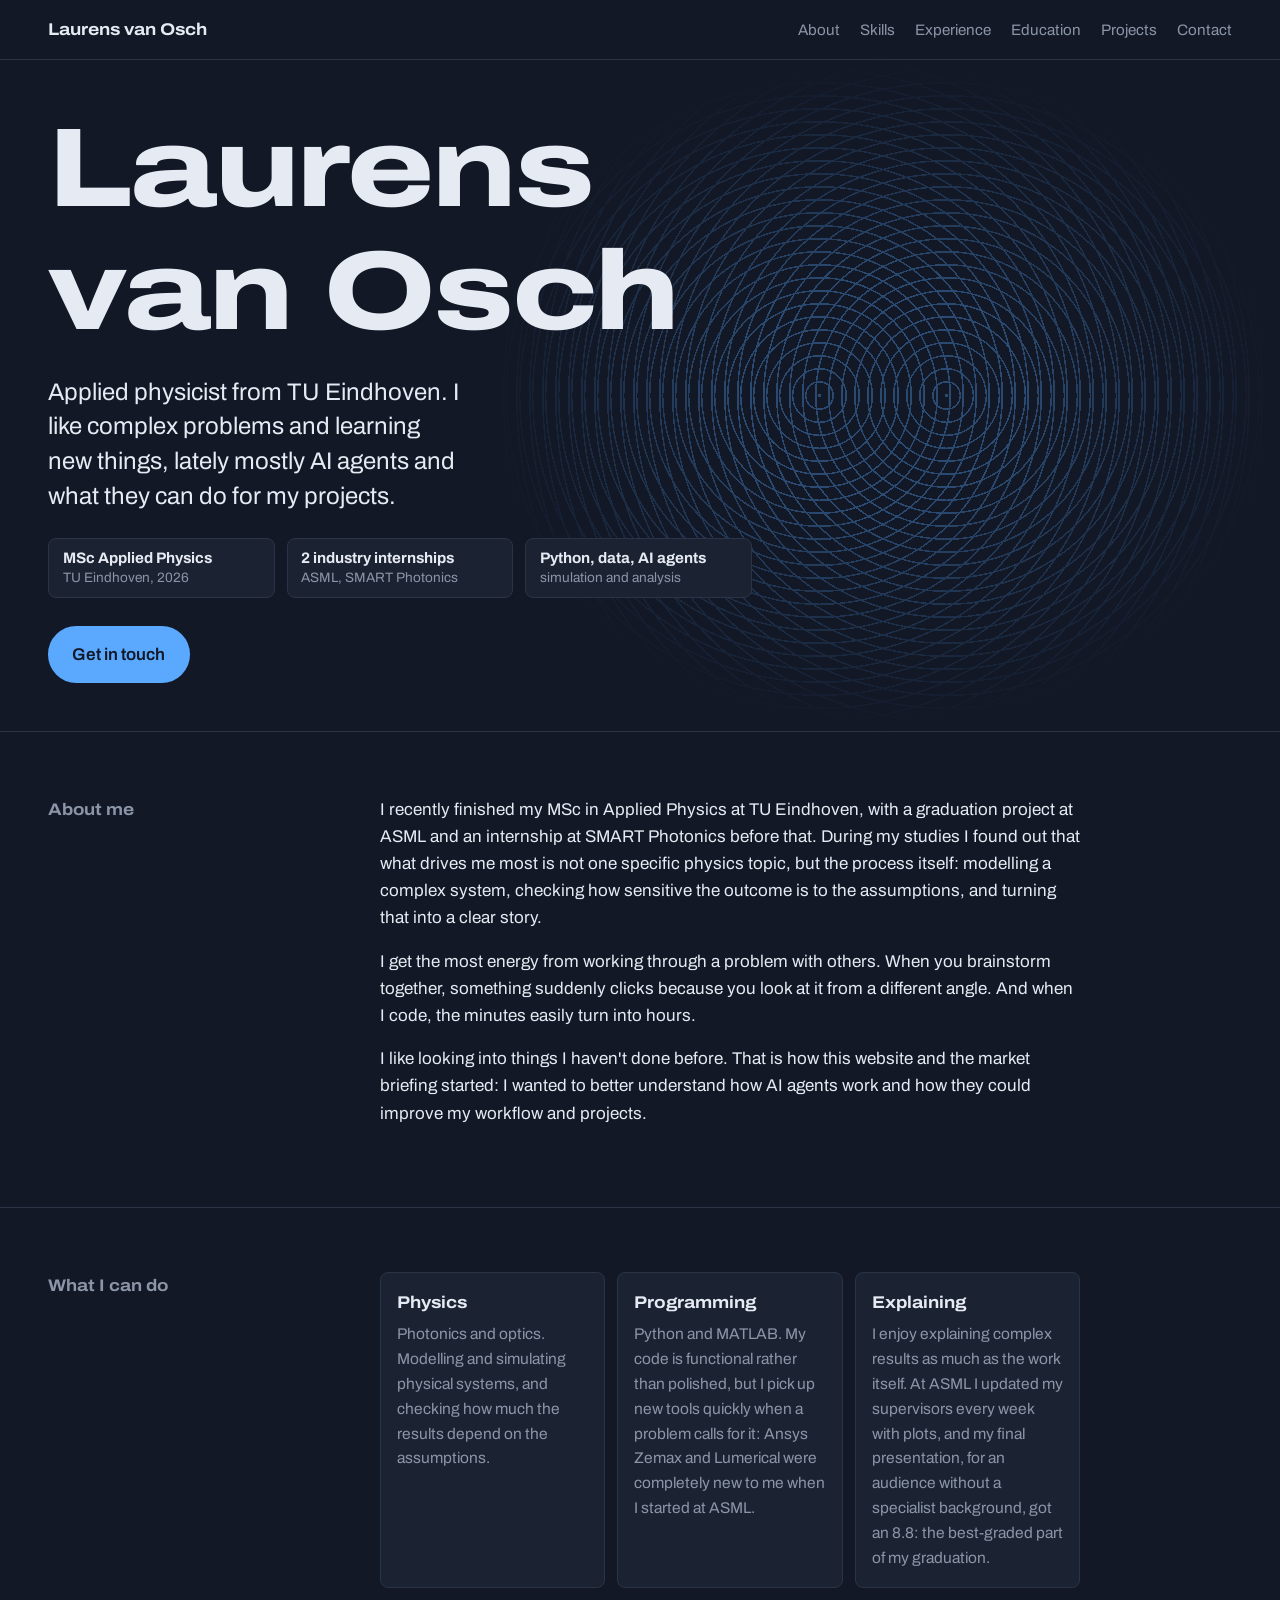
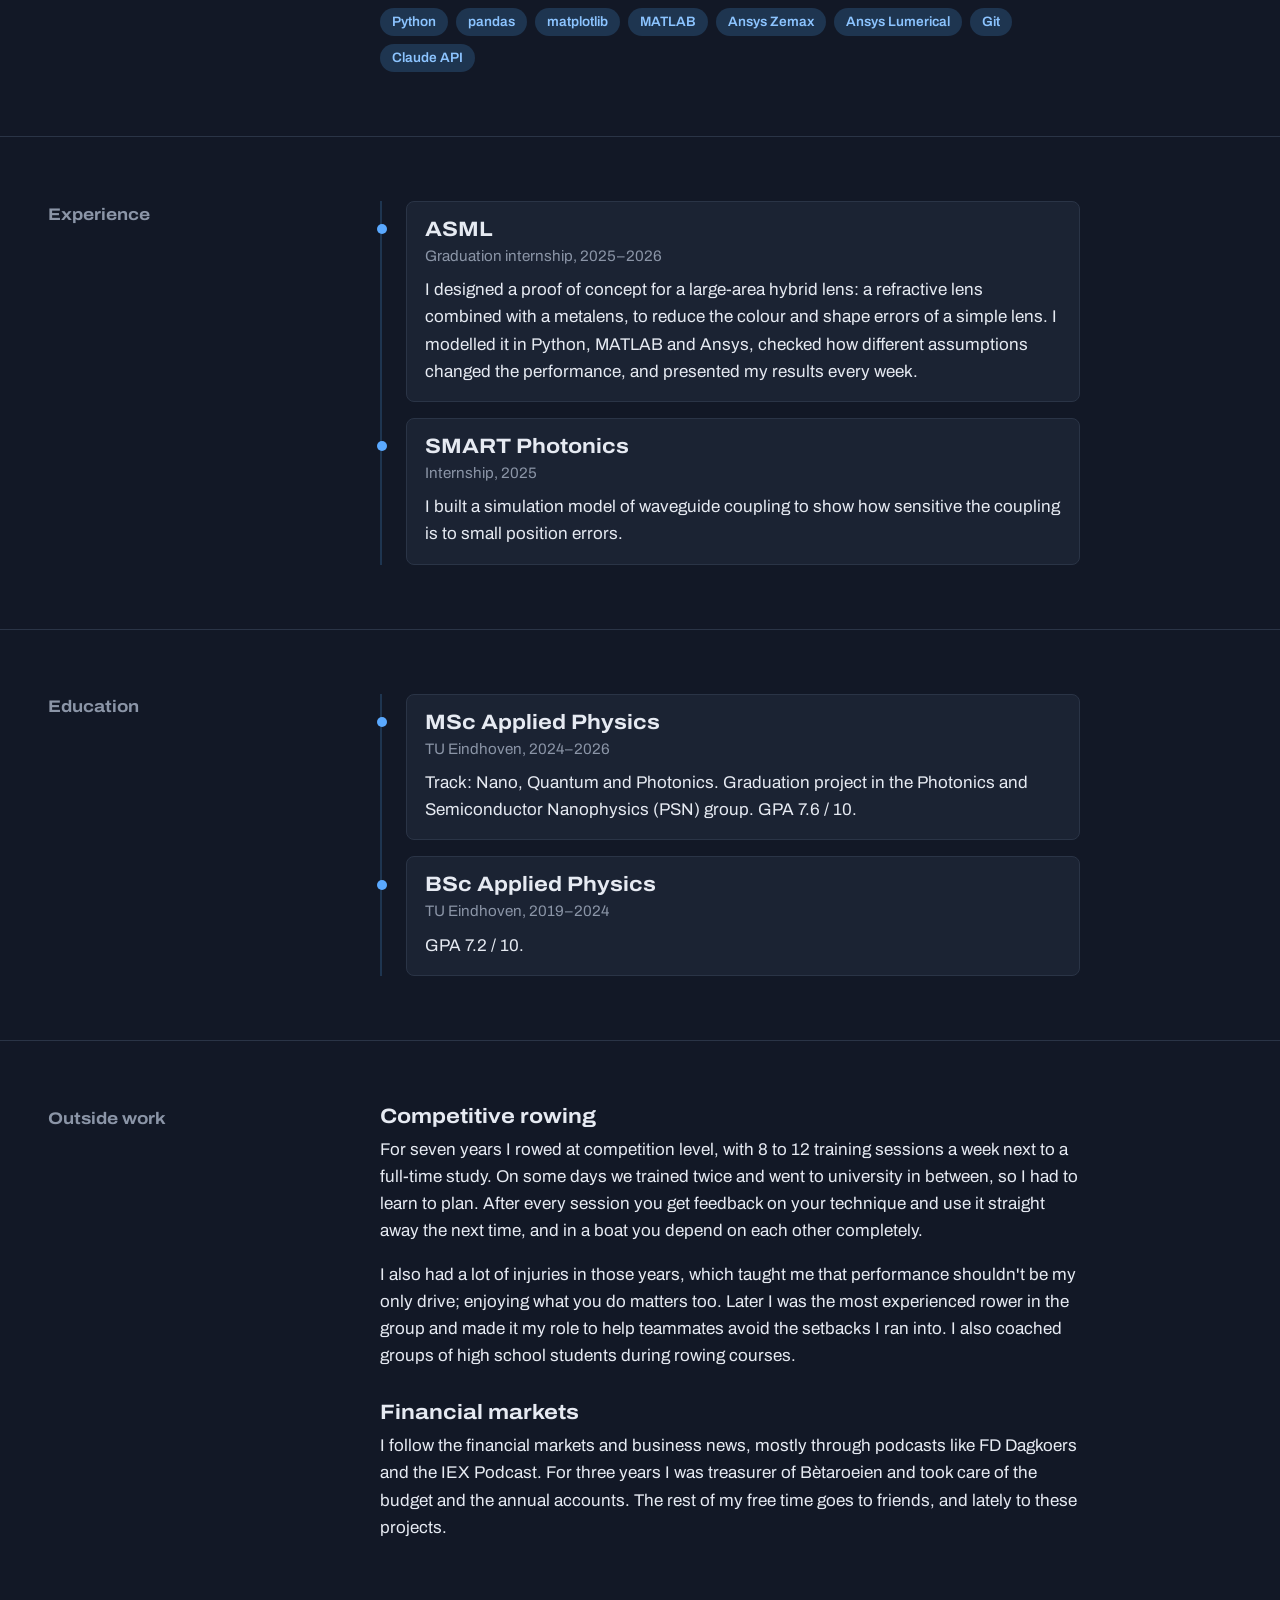
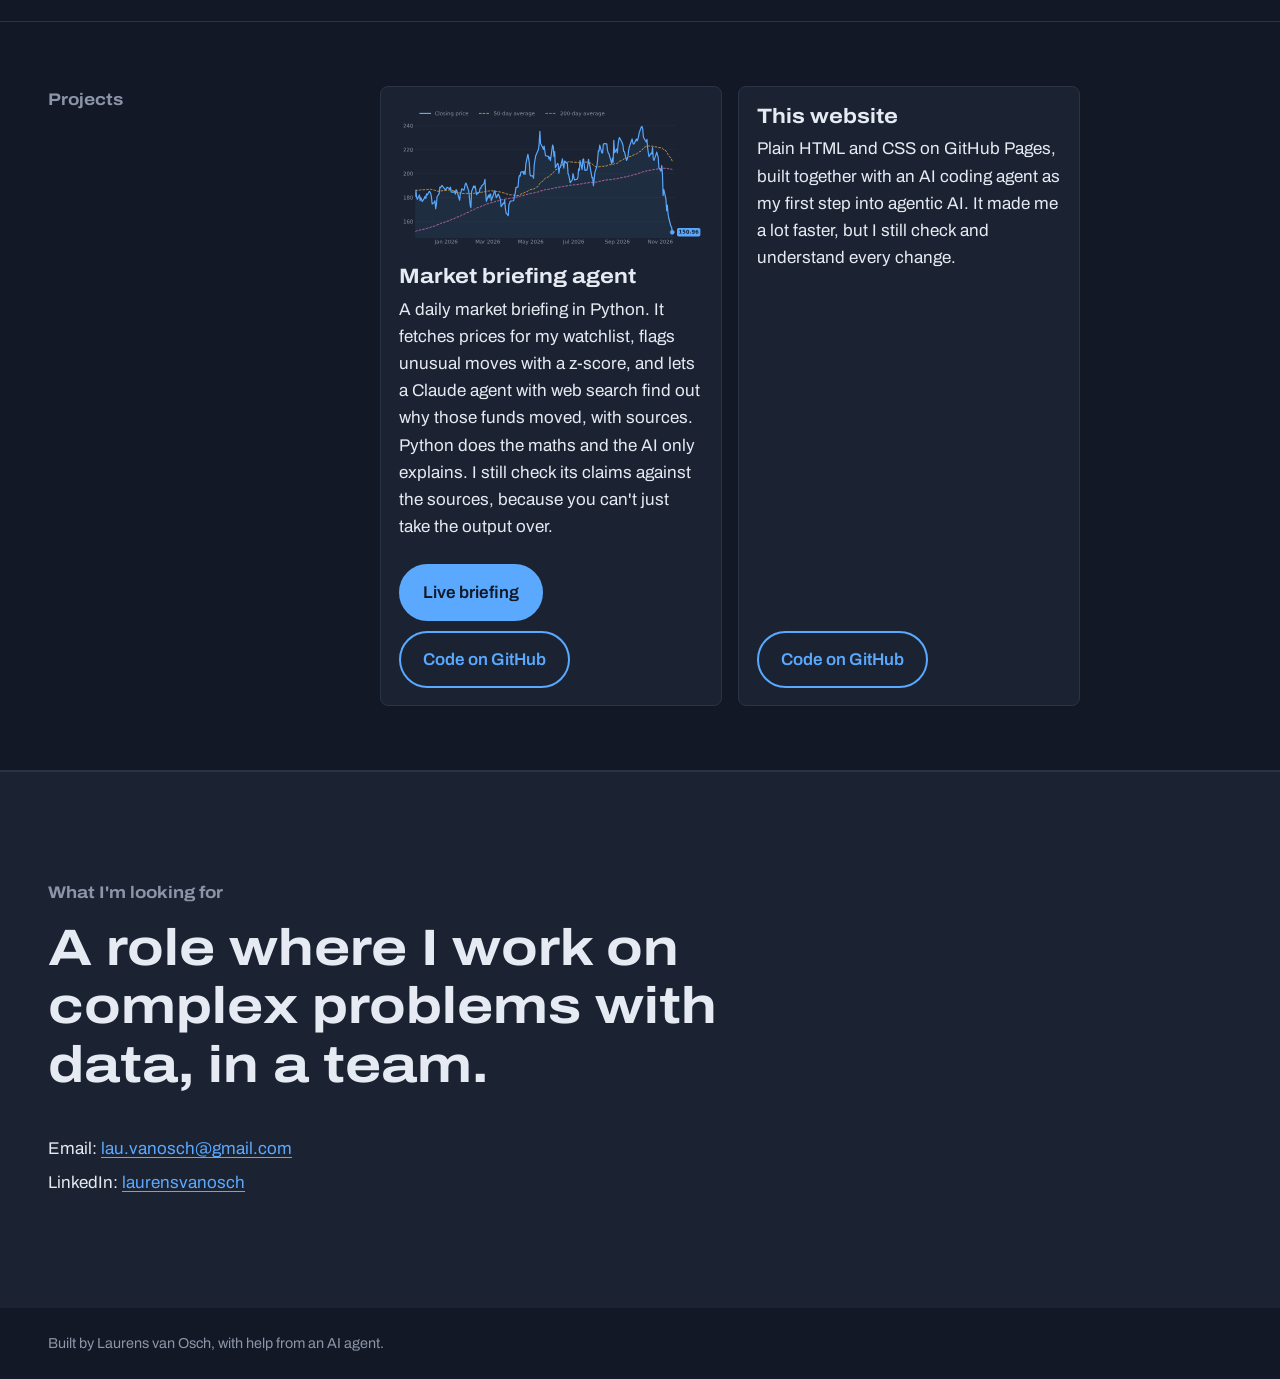
<file: index.html>
<!DOCTYPE html>
<!--
  Dit is de HTML: de INHOUD en STRUCTUUR van je site.
  De opmaak (kleuren, lettertypes, ruimte) staat apart in style.css.

  Zoek naar [ ... ] met blokhaken: daar moet jij nog iets invullen.
-->
<html lang="en">
<head>
  <meta charset="UTF-8">
  <meta name="viewport" content="width=device-width, initial-scale=1">
  <title>Laurens van Osch, Applied Physicist</title>
  <meta name="description" content="Applied Physics graduate from TU Eindhoven. Simulation, data analysis and Python.">

  <!-- Het lettertype Archivo, van Google Fonts -->
  <link rel="preconnect" href="https://fonts.googleapis.com">
  <link rel="preconnect" href="https://fonts.gstatic.com" crossorigin>
  <link href="https://fonts.googleapis.com/css2?family=Archivo:wdth,wght@62..125,100..900&display=swap" rel="stylesheet">

  <!-- Hier koppel je het opmaakbestand -->
  <link rel="stylesheet" href="style.css">
</head>
<body>

  <!-- ===== Navigatie bovenaan ===== -->
  <header class="site-header">
    <a class="logo" href="#top">Laurens van Osch</a>
    <nav aria-label="Main">
      <a href="#about">About</a>
      <a href="#skills">Skills</a>
      <a href="#experience">Experience</a>
      <a href="#education">Education</a>
      <a href="#projects">Projects</a>
      <a href="#contact">Contact</a>
    </nav>
  </header>

  <main id="top">

    <!-- ===== Hero: het eerste dat bezoekers zien ===== -->
    <section class="hero">
      <!-- Het interferentiepatroon: puur CSS, zie .fringes in style.css -->
      <div class="fringes" aria-hidden="true"></div>

      <div class="hero-text">
        <h1>Laurens van Osch</h1>
        <p class="hero-lead">
          Applied physicist from TU Eindhoven. I like complex problems and
          learning new things, lately mostly AI agents and what they can do for
          my projects.
        </p>
        <!-- Drie korte feiten, zodat de bovenkant meteen iets laat zien -->
        <ul class="facts">
          <li>MSc Applied Physics <span>TU Eindhoven, 2026</span></li>
          <li>2 industry internships <span>ASML, SMART Photonics</span></li>
          <li>Python, data, AI agents <span>simulation and analysis</span></li>
        </ul>
        <a class="button" href="#contact">Get in touch</a>
      </div>
    </section>

    <!-- ===== Over mij ===== -->
    <section class="block" id="about">
      <h2>About me</h2>
      <div class="block-body">
        <p>
          I recently finished my MSc in Applied Physics at TU Eindhoven, with a
          graduation project at ASML and an internship at SMART Photonics before
          that. During my studies I found out that what drives me most is not one
          specific physics topic, but the process itself: modelling a complex
          system, checking how sensitive the outcome is to the assumptions, and
          turning that into a clear story.
        </p>
        <p>
          I get the most energy from working through a problem with others. When
          you brainstorm together, something suddenly clicks because you look at
          it from a different angle. And when I code, the minutes easily turn
          into hours.
        </p>
        <p>
          I like looking into things I haven't done before. That is how this
          website and the market briefing started: I wanted to better
          understand how AI agents work and how they could improve my workflow
          and projects.
        </p>
      </div>
    </section>

    <!-- ===== Wat ik kan ===== -->
    <section class="block" id="skills">
      <h2>What I can do</h2>
      <div class="block-body">
        <dl class="skills">
          <div>
            <dt>Physics</dt>
            <dd>
              Photonics and optics. Modelling and simulating physical systems,
              and checking how much the results depend on the assumptions.
            </dd>
          </div>
          <div>
            <dt>Programming</dt>
            <dd>
              Python and MATLAB. My code is functional rather than polished, but
              I pick up new tools quickly when a problem calls for it: Ansys
              Zemax and Lumerical were completely new to me when I started at
              ASML.
            </dd>
          </div>
          <div>
            <dt>Explaining</dt>
            <dd>
              I enjoy explaining complex results as much as the work itself. At
              ASML I updated my supervisors every week with plots, and my final
              presentation, for an audience without a specialist background, got
              an 8.8: the best-graded part of my graduation.
            </dd>
          </div>
        </dl>
        <!-- Gereedschap dat ik gebruik, als kleine labels -->
        <ul class="chips" aria-label="Tools">
          <li>Python</li>
          <li>pandas</li>
          <li>matplotlib</li>
          <li>MATLAB</li>
          <li>Ansys Zemax</li>
          <li>Ansys Lumerical</li>
          <li>Git</li>
          <li>Claude API</li>
        </ul>
      </div>
    </section>

    <!-- ===== Ervaring ===== -->
    <section class="block" id="experience">
      <h2>Experience</h2>
      <div class="block-body">
        <ul class="timeline">
          <li>
            <h3>ASML</h3>
            <p class="meta">Graduation internship, 2025–2026</p>
            <p>
              I designed a proof of concept for a large-area hybrid lens: a
              refractive lens combined with a metalens, to reduce the colour and
              shape errors of a simple lens. I modelled it in Python, MATLAB and
              Ansys, checked how different assumptions changed the performance,
              and presented my results every week.
            </p>
          </li>
          <li>
            <h3>SMART Photonics</h3>
            <p class="meta">Internship, 2025</p>
            <p>
              I built a simulation model of waveguide coupling to show how
              sensitive the coupling is to small position errors.
            </p>
          </li>
        </ul>
      </div>
    </section>

    <!-- ===== Opleiding ===== -->
    <!-- Dezelfde "timeline"-opmaak als bij Ervaring: één class, twee keer gebruikt -->
    <section class="block" id="education">
      <h2>Education</h2>
      <div class="block-body">
        <ul class="timeline">
          <li>
            <h3>MSc Applied Physics</h3>
            <p class="meta">TU Eindhoven, 2024–2026</p>
            <p>
              Track: Nano, Quantum and Photonics. Graduation project in the
              Photonics and Semiconductor Nanophysics (PSN) group.
              GPA 7.6 / 10.
            </p>
          </li>
          <li>
            <h3>BSc Applied Physics</h3>
            <p class="meta">TU Eindhoven, 2019–2024</p>
            <p>GPA 7.2 / 10.</p>
          </li>
        </ul>
      </div>
    </section>

    <!-- ===== Buiten werk ===== -->
    <section class="block" id="outside">
      <h2>Outside work</h2>
      <div class="block-body">
        <h3>Competitive rowing</h3>
        <p>
          For seven years I rowed at competition level, with 8 to 12 training
          sessions a week next to a full-time study. On some days we trained
          twice and went to university in between, so I had to learn to plan.
          After every session you get feedback on your technique and use it
          straight away the next time, and in a boat you depend on each other
          completely.
        </p>
        <p>
          I also had a lot of injuries in those years, which taught me that
          performance shouldn't be my only drive; enjoying what you do matters
          too. Later I was the most experienced rower in the group and made it my
          role to help teammates avoid the setbacks I ran into. I also coached
          groups of high school students during rowing courses.
        </p>
        <h3>Financial markets</h3>
        <p>
          I follow the financial markets and business news, mostly through
          podcasts like FD Dagkoers and the IEX Podcast. For three years I was
          treasurer of Bètaroeien and took care of the budget and the annual
          accounts. The rest of my free time goes to friends, and lately to these
          projects.
        </p>
      </div>
    </section>

    <!-- ===== Projecten (vul je in fase 2 en 3) ===== -->
    <section class="block" id="projects">
      <h2>Projects</h2>
      <!-- Een kaart per project; de links staan in .project-links, onder de tekst -->
      <div class="block-body projects">
        <article class="project">
          <img src="images/market_briefing_chart.svg" alt="Price chart of NVIDIA with 50- and 200-day averages, made by the market briefing">
          <h3>Market briefing agent</h3>
          <p>
            A daily market briefing in Python. It fetches prices for my watchlist,
            flags unusual moves with a z-score, and lets a Claude agent with web
            search find out why those funds moved, with sources. Python does the
            maths and the AI only explains. I still check its claims against the
            sources, because you can't just take the output over.
          </p>
          <p class="project-links">
            <a class="button" href="https://lauvanosch-ctrl.github.io/Market_briefing/briefing.html">Live briefing</a>
            <a class="button button-ghost" href="https://github.com/lauvanosch-ctrl/Market_briefing">Code on GitHub</a>
          </p>
        </article>
        <article class="project">
          <h3>This website</h3>
          <p>
            Plain HTML and CSS on GitHub Pages, built together with an AI coding
            agent as my first step into agentic AI. It made me a lot faster, but
            I still check and understand every change.
          </p>
          <p class="project-links">
            <a class="button button-ghost" href="https://github.com/lauvanosch-ctrl/lauvanosch-ctrl.github.io">Code on GitHub</a>
          </p>
        </article>
      </div>
    </section>
    <!-- ===== Wat ik zoek + contact ===== -->
    <section class="looking" id="contact">
      <h2>What I'm looking for</h2>
      <p class="looking-text">
        A role where I work on complex problems with data, in a team.
      </p>
      <ul class="contact">
        <li>Email: <a href="mailto:lau.vanosch@gmail.com">lau.vanosch@gmail.com</a></li>
        <li>LinkedIn: <a href="https://www.linkedin.com/in/laurensvanosch/">laurensvanosch</a></li>
      </ul>
    </section>

  </main>

  <footer class="site-footer">
    <p>Built by Laurens van Osch, with help from an AI agent.</p>
  </footer>

</body>
</html>
</file>
<file: style.css>
/*
  Dit is de CSS: de OPMAAK van je site.
  Een regel ziet er zo uit:   selector { eigenschap: waarde; }
  De selector kiest WELKE elementen, de rest zegt HOE ze eruitzien.
*/

/* ===== 1. Kleuren en maten op één plek ===== */
/* Verander hier een kleur, en hij verandert overal op de site. */
:root {
  --paper:  #121826;  /* achtergrond: donker, zelfde als de market briefing */
  --surface:#1B2333;  /* kaarten en vlakken, iets lichter dan de achtergrond */
  --ink:    #E6EAF2;  /* tekst */
  --muted:  #8B95A7;  /* minder belangrijke tekst */
  --line:   #2A3446;  /* lijntjes en randen */
  --accent: #5AA9FF;  /* accent: hetzelfde blauw als de koerslijn in de briefing */
  --accent-soft:#1E3550;  /* donkere versie van het accent, voor de tijdlijn */
  --accent-hover:#8CC4FF; /* lichter blauw bij hover */

  --measure: 70ch;    /* maximale regellengte, voor leesbaarheid */
  --gap: clamp(1.25rem, 4vw, 3rem);
  --radius: 8px;
}

/* ===== 2. Basis ===== */
* { box-sizing: border-box; }

html { scroll-behavior: smooth; scroll-padding-top: 4rem; }

body {
  margin: 0;
  background: var(--paper);
  color: var(--ink);
  font-family: "Archivo", system-ui, sans-serif;
  font-size: 1.0625rem;
  line-height: 1.6;
}

a { color: var(--accent); text-underline-offset: 0.2em; }
a:hover { text-decoration-thickness: 2px; }

/* Zichtbare rand als je met het toetsenbord navigeert (toegankelijkheid) */
a:focus-visible {
  outline: 2px solid var(--accent);
  outline-offset: 3px;
  border-radius: 2px;
}

h1, h2, h3 { line-height: 1.1; margin: 0; }

/* ===== 3. Navigatie ===== */
/* Blijft bovenaan staan als je scrolt */
.site-header {
  position: sticky;
  top: 0;
  z-index: 10;
  display: flex;
  justify-content: space-between;
  align-items: baseline;
  flex-wrap: wrap;
  gap: 0.5rem 1.5rem;
  padding: 1rem var(--gap);
  background: var(--paper);
  border-bottom: 1px solid var(--line);
}

.logo {
  color: var(--ink);
  text-decoration: none;
  font-weight: 700;
  font-stretch: 112%;
}

.site-header nav { display: flex; flex-wrap: wrap; gap: 0.25rem 1.25rem; }
.site-header nav a { color: var(--muted); text-decoration: none; font-size: 0.95rem; }
.site-header nav a:hover { color: var(--ink); }

/* ===== 4. Hero met interferentiepatroon ===== */
.hero {
  position: relative;
  min-height: min(60vh, 560px);
  display: flex;
  align-items: center;
  padding: var(--gap);
  overflow: hidden;
  border-bottom: 1px solid var(--line);
}

/*
  Het patroon: twee sets cirkels (twee "lichtbronnen") die over elkaar
  liggen. Waar ze elkaar kruisen ontstaan banden, net als bij interferentie
  van licht in een twee-spleten-experiment.
*/
.fringes {
  position: absolute;
  inset: 0 0 0 38%;
  background:
    repeating-radial-gradient(circle at 42% 50%, var(--accent) 0 1.5px, transparent 1.5px 13px),
    repeating-radial-gradient(circle at 58% 50%, var(--accent) 0 1.5px, transparent 1.5px 13px);
  opacity: 0.35;
  /* laat het patroon aan de randen zacht vervagen */
  -webkit-mask-image: radial-gradient(closest-side, #000 35%, transparent 100%);
          mask-image: radial-gradient(closest-side, #000 35%, transparent 100%);
  animation: fringes-in 1.6s ease-out both;
}

/* Het enige bewegende moment: het patroon verschijnt bij het laden */
@keyframes fringes-in {
  from { opacity: 0; transform: scale(1.08); }
}

.hero-text { position: relative; max-width: 44rem; }

.hero h1 {
  font-size: clamp(3rem, 9vw, 7rem);
  font-weight: 800;
  font-stretch: 125%;     /* breed lettertype: dit maakt de kop karakteristiek */
  letter-spacing: -0.02em;
}

.hero-lead {
  font-size: clamp(1.2rem, 2.2vw, 1.5rem);
  line-height: 1.45;
  max-width: 30ch;
  margin: 1.25rem 0 1.5rem;
}

/* Drie korte feiten onder de intro, in dezelfde tegels als de market briefing */
.facts {
  list-style: none;
  padding: 0;
  margin: 0 0 1.75rem;
  display: grid;
  grid-template-columns: repeat(auto-fit, minmax(11rem, 1fr));
  gap: 0.75rem;
}
.facts li {
  background: var(--surface);
  border: 1px solid var(--line);
  border-radius: var(--radius);
  padding: 0.65rem 0.85rem;
  font-weight: 700;
  font-size: 0.95rem;
  line-height: 1.3;
}
.facts span { display: block; color: var(--muted); font-weight: 400; font-size: 0.85rem; }

.button {
  display: inline-block;
  background: var(--accent);
  color: var(--paper);
  text-decoration: none;
  font-weight: 600;
  padding: 0.8rem 1.4rem;
  border-radius: 999px;
  border: 2px solid var(--accent);
}
.button:hover { background: var(--accent-hover); border-color: var(--accent-hover); }

/* Rustige variant: alleen een rand, voor de tweede knop */
.button-ghost { background: transparent; color: var(--accent); }
.button-ghost:hover { background: var(--accent-soft); color: var(--accent-hover); }

/* ===== 5. Secties ===== */
/* Op een groot scherm: kop links in een smalle kolom, tekst rechts */
.block {
  display: grid;
  grid-template-columns: minmax(10rem, 1fr) 3fr;
  gap: 1rem var(--gap);
  padding: clamp(2.5rem, 5vw, 4rem) var(--gap);
  border-bottom: 1px solid var(--line);
}

.block h2 {
  font-size: 1.05rem;
  font-weight: 700;
  font-stretch: 112%;
  color: var(--muted);
  padding-top: 0.3rem;
}

.block-body { max-width: var(--measure); min-width: 0; }
.block-body p { margin: 0 0 1rem; }
.block-body h3 {
  font-size: 1.3rem;
  font-weight: 700;
  font-stretch: 112%;
  margin: 2rem 0 0.5rem;
}
.block-body h3:first-child { margin-top: 0; }

/* Vaardigheden: drie kaarten naast elkaar */
.skills {
  margin: 0;
  display: grid;
  grid-template-columns: repeat(auto-fit, minmax(11.5rem, 1fr));
  gap: 0.75rem;
}
.skills div {
  background: var(--surface);
  border: 1px solid var(--line);
  border-radius: var(--radius);
  padding: 1rem;
}
.skills dt { font-weight: 700; font-stretch: 112%; margin-bottom: 0.4rem; }
.skills dd { margin: 0; color: var(--muted); font-size: 0.97rem; }

/* Gereedschap als kleine labels onder de vaardigheden */
.chips { list-style: none; padding: 0; margin: 1.25rem 0 0; display: flex; flex-wrap: wrap; gap: 0.5rem; }
.chips li {
  background: var(--accent-soft);
  color: var(--accent-hover);
  border-radius: 999px;
  padding: 0.2rem 0.75rem;
  font-size: 0.85rem;
  font-weight: 600;
}

/* Ervaring en opleiding: een tijdlijn met een blauw lijntje links, elk item een kaart */
.timeline { list-style: none; margin: 0; padding: 0 0 0 1.5rem; border-left: 2px solid var(--accent-soft); }
.timeline li {
  position: relative;
  margin-bottom: 1rem;
  background: var(--surface);
  border: 1px solid var(--line);
  border-radius: var(--radius);
  padding: 1rem 1.1rem;
}
.timeline li:last-child { margin-bottom: 0; }
.timeline li::before {           /* het bolletje op de lijn */
  content: "";
  position: absolute;
  left: calc(-1.5rem - 6px);
  top: 1.4rem;
  width: 10px; height: 10px;
  border-radius: 50%;
  background: var(--accent);
}
.timeline h3 { margin: 0; }
.timeline .meta { color: var(--muted); font-size: 0.95rem; margin: 0.2rem 0 0.5rem; }
.timeline li p:last-child { margin-bottom: 0; }

.empty { color: var(--muted); }

/* Projecten: een kaart per project, twee naast elkaar; de links staan onder de tekst */
.projects { display: grid; grid-template-columns: repeat(auto-fit, minmax(18rem, 1fr)); gap: 1rem; }
.project {
  display: flex;
  flex-direction: column;
  background: var(--surface);
  border: 1px solid var(--line);
  border-radius: var(--radius);
  padding: 1.1rem;
}
.project img { display: block; width: 100%; height: auto; margin-bottom: 1rem; }
.project h3 { margin: 0 0 0.5rem; }
.project p { margin: 0 0 1rem; }
.project .project-links {
  margin: auto 0 0;          /* duwt de knoppen naar de onderkant van de kaart */
  padding-top: 0.5rem;
  display: flex;
  flex-wrap: wrap;
  gap: 0.6rem;
}

/* ===== 6. Wat ik zoek + contact ===== */
.looking {
  background: var(--surface);
  border-top: 1px solid var(--line);
  color: var(--ink);
  padding: clamp(4rem, 9vw, 7rem) var(--gap);
}
.looking h2 { font-size: 1.05rem; font-weight: 700; font-stretch: 112%; color: var(--muted); }
.looking-text {
  font-size: clamp(1.8rem, 4.5vw, 3.2rem);
  font-weight: 700;
  font-stretch: 118%;
  line-height: 1.15;
  max-width: 22ch;
  margin: 1rem 0 2.5rem;
}
.contact { list-style: none; padding: 0; margin: 0; display: grid; gap: 0.4rem; }
.looking a { color: var(--accent); }

.site-footer { padding: 1.5rem var(--gap); color: var(--muted); font-size: 0.9rem; }
.site-footer p { margin: 0; }

/* ===== 7. Kleine schermen (telefoon) ===== */
@media (max-width: 720px) {
  /* minmax(0, 1fr): de kolom mag smaller worden dan de inhoud, anders loopt de pagina opzij uit */
  .block { grid-template-columns: minmax(0, 1fr); }
  .fringes { inset: 0; opacity: 0.2; }
}

/* Voor mensen die minder beweging willen (instelling in hun systeem) */
@media (prefers-reduced-motion: reduce) {
  html { scroll-behavior: auto; }
  .fringes { animation: none; }
}
</file>
